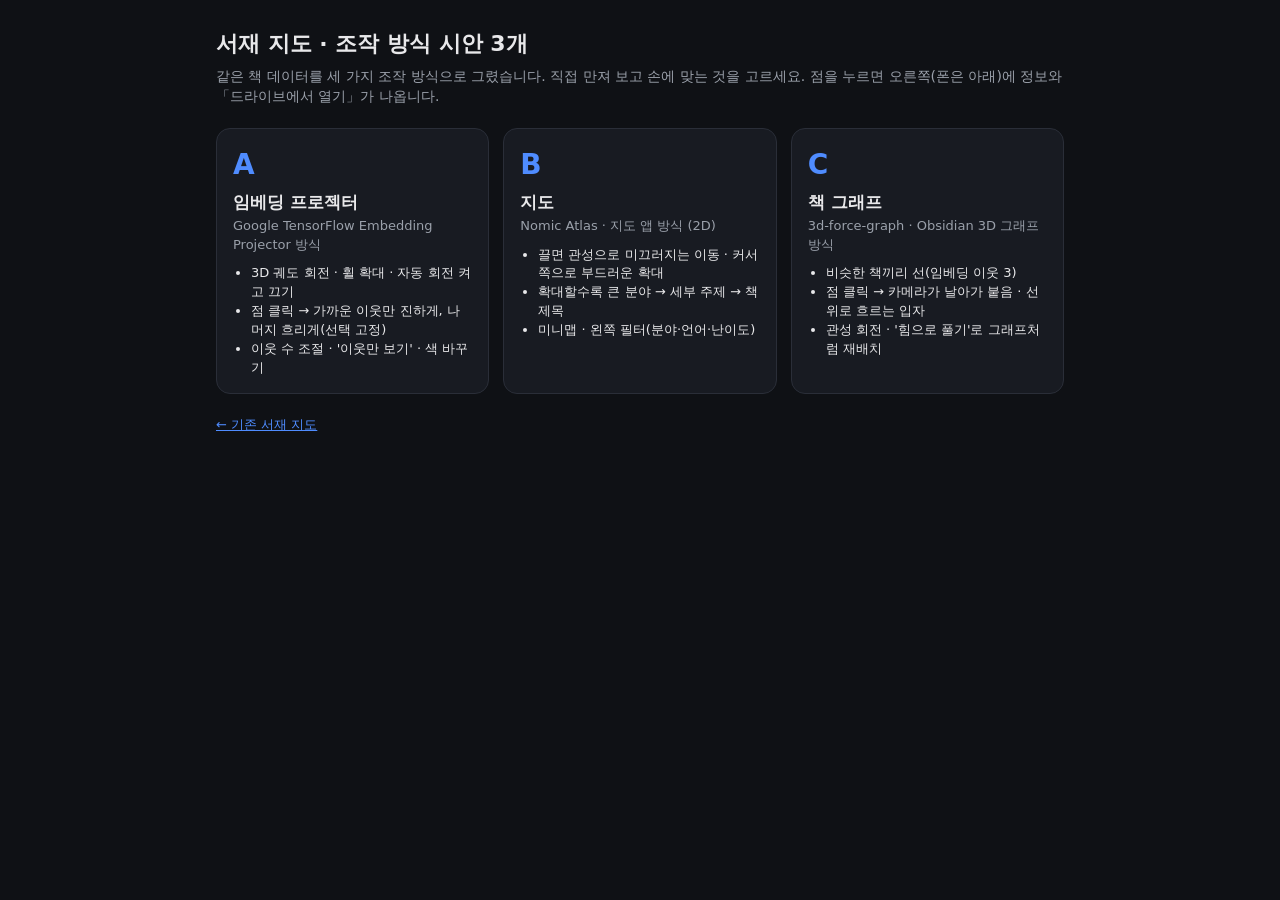
<file: proto/index.html>
<!doctype html>
<html lang="ko">
<head>
<meta charset="utf-8">
<meta name="viewport" content="width=device-width,initial-scale=1">
<title>서재 지도 시안</title>
<link rel="stylesheet" href="common.css">
<style>
  html,body{overflow:auto}
  main{max-width:880px;margin:0 auto;padding:28px 16px 48px}
  h1{font-size:22px;margin:0 0 6px}
  .sub{color:var(--mut);margin:0 0 22px}
  .cards{display:grid;gap:14px;grid-template-columns:repeat(auto-fit,minmax(250px,1fr))}
  .card{display:block;background:var(--card);border:1px solid var(--line);border-radius:14px;padding:16px;color:var(--fg);text-decoration:none}
  .card:hover{border-color:var(--acc)}
  .card b{font-size:28px;color:var(--acc)}
  .card h2{font-size:17px;margin:4px 0 2px}
  .card .from{color:var(--mut);font-size:13px;margin-bottom:10px}
  .card ul{margin:0;padding-left:18px;font-size:13px}
  .foot{color:var(--mut);font-size:13px;margin-top:22px}
</style>
</head>
<body>
<main>
  <h1>서재 지도 · 조작 방식 시안 3개</h1>
  <p class="sub">같은 책 데이터를 세 가지 조작 방식으로 그렸습니다. 직접 만져 보고 손에 맞는 것을 고르세요. 점을 누르면 오른쪽(폰은 아래)에 정보와 「드라이브에서 열기」가 나옵니다.</p>
  <div class="cards">
    <a class="card" href="a.html"><b>A</b><h2>임베딩 프로젝터</h2><div class="from">Google TensorFlow Embedding Projector 방식</div>
      <ul><li>3D 궤도 회전 · 휠 확대 · 자동 회전 켜고 끄기</li><li>점 클릭 → 가까운 이웃만 진하게, 나머지 흐리게(선택 고정)</li><li>이웃 수 조절 · '이웃만 보기' · 색 바꾸기</li></ul></a>
    <a class="card" href="b.html"><b>B</b><h2>지도</h2><div class="from">Nomic Atlas · 지도 앱 방식 (2D)</div>
      <ul><li>끌면 관성으로 미끄러지는 이동 · 커서 쪽으로 부드러운 확대</li><li>확대할수록 큰 분야 → 세부 주제 → 책 제목</li><li>미니맵 · 왼쪽 필터(분야·언어·난이도)</li></ul></a>
    <a class="card" href="c.html"><b>C</b><h2>책 그래프</h2><div class="from">3d-force-graph · Obsidian 3D 그래프 방식</div>
      <ul><li>비슷한 책끼리 선(임베딩 이웃 3)</li><li>점 클릭 → 카메라가 날아가 붙음 · 선 위로 흐르는 입자</li><li>관성 회전 · '힘으로 풀기'로 그래프처럼 재배치</li></ul></a>
  </div>
  <p class="foot"><a href="../">← 기존 서재 지도</a></p>
</main>
</body>
</html>
</file>
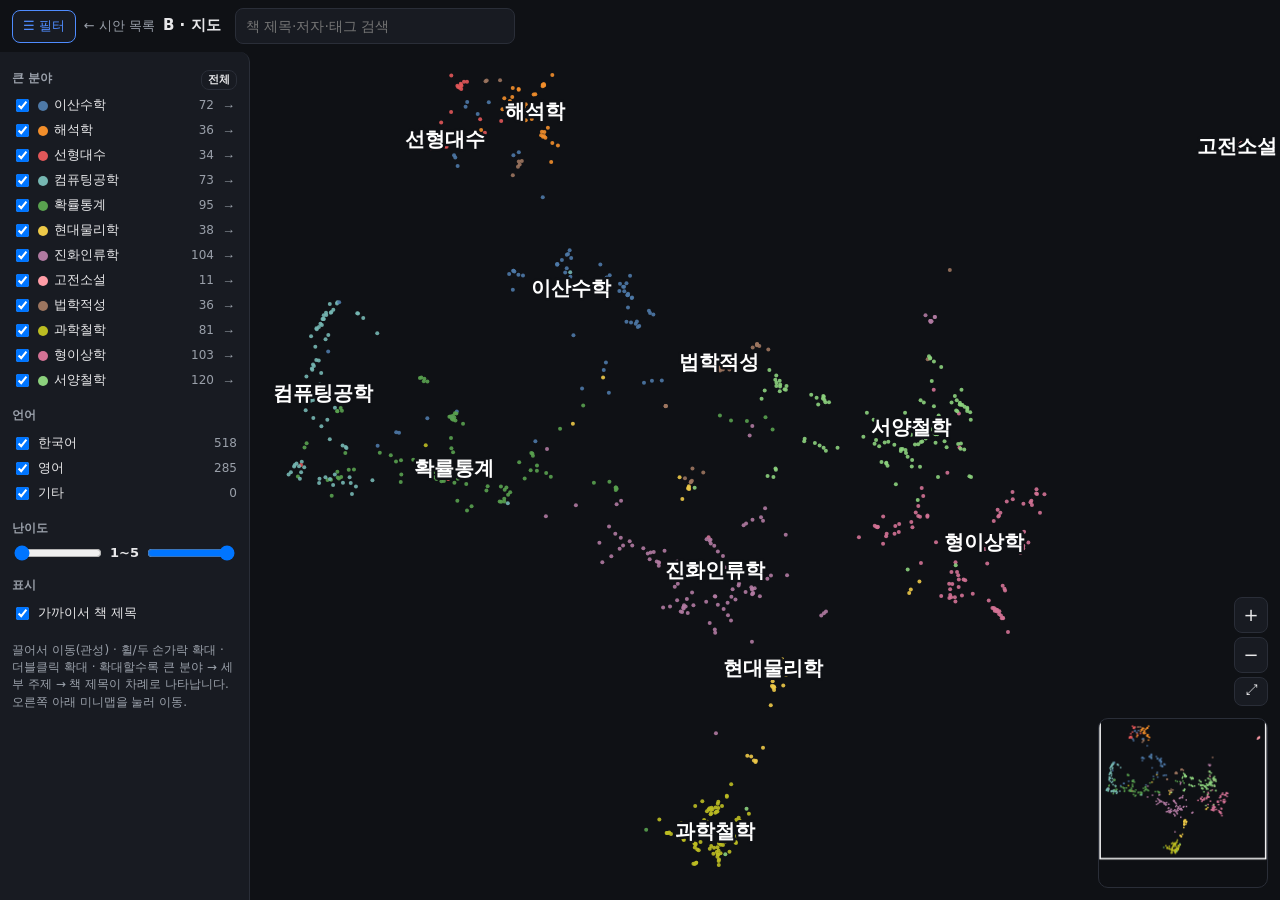
<file: proto/b.html>
<!doctype html>
<html lang="ko">
<head>
<meta charset="utf-8">
<meta name="viewport" content="width=device-width,initial-scale=1,maximum-scale=1">
<title>시안 B · 지도</title>
<link rel="stylesheet" href="common.css">
<style>
  #side{position:fixed;left:0;top:52px;bottom:0;width:250px;z-index:25;background:var(--card);border-right:1px solid var(--line);border-top-right-radius:10px;padding:4px 12px 12px;overflow:auto;transition:transform .2s}
  #side.closed{transform:translateX(-100%)}
  #side h3{font-size:12px;color:var(--mut);margin:14px 0 6px;font-weight:600}
  #side label{display:flex;align-items:center;gap:6px;padding:3px 0;font-size:13px;cursor:pointer}
  #side label i{width:10px;height:10px;border-radius:50%;flex:none}
  #side label span{flex:1;min-width:0;overflow:hidden;text-overflow:ellipsis;white-space:nowrap}
  #side label em{font-style:normal;color:var(--mut);font-size:12px}
  #side label .go{border:0;background:none;color:var(--mut);cursor:pointer;padding:0 2px;font-size:13px}
  #side label .go:hover{color:var(--acc)}
  #side .rng{display:flex;gap:6px;align-items:center;font-size:13px}
  #side .rng input{flex:1;min-width:0;width:0}
  #mini{position:fixed;right:12px;bottom:12px;z-index:15;width:170px;height:170px;border:1px solid var(--line);border-radius:10px;background:#0f1115e0;cursor:pointer;touch-action:none}
  body.panel-open #mini{right:calc(var(--panel-w) + 12px)}
  #zoomctl{position:fixed;right:12px;bottom:194px;z-index:15;display:flex;flex-direction:column;gap:4px}
  body.panel-open #zoomctl{right:calc(var(--panel-w) + 12px)}
  #zoomctl .btn{width:34px;padding:4px 0;font-size:18px}
  #stage.side-open{left:250px}
  .bar{padding-left:12px}
  @media (max-width:720px){#side{width:82vw;max-width:300px}#stage.side-open{left:0}#mini{width:110px;height:110px;bottom:12px;right:8px}#zoomctl{bottom:130px;right:8px}body.panel-open #mini,body.panel-open #zoomctl{display:none}}
</style>
</head>
<body>
<div id="stage"><canvas id="cv"></canvas></div>
<div class="bar" id="bar">
  <button class="btn on" id="sidebtn">☰ 필터</button>
  <a class="home" href="./">← 시안 목록</a>
  <h1>B · 지도</h1>
</div>
<aside id="side">
  <h3>큰 분야 <button class="btn" id="allk" style="padding:1px 6px;font-size:11px;float:right">전체</button></h3>
  <div id="klist"></div>
  <h3>언어</h3>
  <div id="llist"></div>
  <h3>난이도</h3>
  <div class="rng"><input type="range" id="dmin" min="1" max="5" value="1"><b id="dv">1~5</b><input type="range" id="dmax" min="1" max="5" value="5"></div>
  <h3>표시</h3>
  <label><input type="checkbox" id="showtitles" checked><span>가까이서 책 제목</span></label>
  <p style="color:var(--mut);font-size:12px;margin-top:16px">끌어서 이동(관성) · 휠/두 손가락 확대 · 더블클릭 확대 · 확대할수록 큰 분야 → 세부 주제 → 책 제목이 차례로 나타납니다. 오른쪽 아래 미니맵을 눌러 이동.</p>
</aside>
<div id="zoomctl"><button class="btn" id="zin">+</button><button class="btn" id="zout">−</button><button class="btn" id="zfit" style="font-size:13px">⤢</button></div>
<canvas id="mini"></canvas>
<script src="data.js"></script>
<script src="common.js"></script>
<script>
// Nomic Atlas·지도 앱을 따라 한 것: 2D 의미 지도를 '지도'처럼 끌고(관성) 휠·핀치로 커서 쪽 확대,
// 확대 단계마다 이름표가 바뀜(큰 분야 → 세부 주제 → 책 제목, 글자끼리 겹치면 덜 중요한 것을 숨김),
// 미니맵(현재 보이는 범위 사각형), 왼쪽 필터 사이드바(분야·언어·난이도, 걸러진 점은 흐리게).
const cv = document.getElementById("cv"), ctx = cv.getContext("2d");
const mini = document.getElementById("mini"), mctx = mini.getContext("2d");
const stage = document.getElementById("stage");
const n = P.length;
const X = P.map(p => p.u[0]), Y = P.map(p => p.u[1]);
let W = 0, H = 0, dpr = 1;
const cam = { x: 0, y: 0, s: 1 };   // 화면 가운데의 세계 좌표, 배율(px/단위)
const goal = { x: 0, y: 0, s: 1 };  // 부드러운 확대·날아가기의 목표
let vel = { x: 0, y: 0 };               // 관성(세계 좌표/프레임)
let fitS = 1;
// 데이터 범위(가운데·크기)에 맞춰 전체 보기
const BX = [Math.min(...X), Math.max(...X)], BY = [Math.min(...Y), Math.max(...Y)];
const MID = { x: (BX[0] + BX[1]) / 2, y: (BY[0] + BY[1]) / 2 };

// 군집 중심(이름표 자리): 군집 점들의 중앙값
const median = a => { const s = [...a].sort((p, q) => p - q); return s[s.length >> 1]; };
const centers = (key, count) => Array.from({ length: count }, (_, c) => {
  const idx = P.map((p, i) => p[key] === c ? i : -1).filter(i => i >= 0);
  return { x: median(idx.map(i => X[i])), y: median(idx.map(i => Y[i])), n: idx.length };
});
const C1 = centers("k1", D.coarse.length), C2 = centers("k2", D.fine.length);

// 필터
const on = { k: new Set(D.coarse.map((_, k) => k)), l: new Set([0, 1, 2]), dmin: 1, dmax: 5 };
const pass = i => on.k.has(P[i].k1) && on.l.has(P[i].l) && (!P[i].d || (P[i].d >= on.dmin && P[i].d <= on.dmax));
let visible = new Uint8Array(n).fill(1), matches = null, selected = -1, hover = -1;
function refilter() { for (let i = 0; i < n; i++) visible[i] = pass(i) ? 1 : 0; dirty = true; }

const klist = document.getElementById("klist");
klist.innerHTML = D.coarse.map((c, k) => `<label><input type="checkbox" data-k="${k}" checked><i style="background:${PALETTE[k % PALETTE.length]}"></i><span>${esc(c.name)}</span><em>${C1[k].n}</em><button class="go" data-go="${k}" title="이 분야로 이동">→</button></label>`).join("");
klist.addEventListener("change", e => { const k = +e.target.dataset.k; e.target.checked ? on.k.add(k) : on.k.delete(k); refilter(); });
klist.addEventListener("click", e => { const g = e.target.closest(".go"); if (g) { e.preventDefault(); flyCluster(+g.dataset.go); } });
document.getElementById("allk").addEventListener("click", () => {
  const all = on.k.size !== D.coarse.length;
  klist.querySelectorAll("input").forEach(x => { x.checked = all; all ? on.k.add(+x.dataset.k) : on.k.delete(+x.dataset.k); });
  refilter();
});
const llist = document.getElementById("llist");
llist.innerHTML = D.langs.map((l, k) => `<label><input type="checkbox" data-l="${k}" checked><span>${esc(l)}</span><em>${P.filter(p => p.l === k).length}</em></label>`).join("");
llist.addEventListener("change", e => { const k = +e.target.dataset.l; e.target.checked ? on.l.add(k) : on.l.delete(k); refilter(); });
const dmin = document.getElementById("dmin"), dmax = document.getElementById("dmax");
function drange() { on.dmin = Math.min(+dmin.value, +dmax.value); on.dmax = Math.max(+dmin.value, +dmax.value); document.getElementById("dv").textContent = `${on.dmin}~${on.dmax}`; refilter(); }
dmin.addEventListener("input", drange); dmax.addEventListener("input", drange);
document.getElementById("showtitles").addEventListener("change", () => dirty = true);

const side = document.getElementById("side"), sidebtn = document.getElementById("sidebtn");
function setSide(open) { side.classList.toggle("closed", !open); sidebtn.classList.toggle("on", open); stage.classList.toggle("side-open", open && innerWidth > 720); resize(); }
sidebtn.addEventListener("click", () => setSide(side.classList.contains("closed")));

const panel = makePanel({ onPick: i => select(i, true), onClose: () => select(-1) });
function select(i, fly = false) {
  selected = i;
  document.body.classList.toggle("panel-open", i >= 0 && innerWidth > 720);
  if (i >= 0) { panel.show(i); if (fly) { const s = Math.max(goal.s, fitS * 8); flyTo(X[i], Y[i] + (narrow() ? H * 0.26 / s : 0), s); } if (innerWidth <= 720) setSide(false); }
  else panel.hide();
  dirty = true;
}
makeSearch(document.getElementById("bar"), {
  onInput: hits => { matches = hits ? new Set(hits) : null; dirty = true; },
  onPick: i => select(i, true),
});

// 좌표 변환
const sx = x => (x - cam.x) * cam.s + W / 2, sy = y => (y - cam.y) * cam.s + H / 2;
const wx = px => (px - W / 2) / cam.s + cam.x, wy = py => (py - H / 2) / cam.s + cam.y;

function flyTo(x, y, s) { goal.x = x; goal.y = y; goal.s = Math.max(fitS * 0.6, Math.min(s, fitS * 80)); vel = { x: 0, y: 0 }; }
function flyCluster(k) { const c = C1[k]; flyTo(c.x, c.y, fitS * 3.2); }
function zoomAt(px, py, f) {
  const s = Math.max(fitS * 0.6, Math.min(goal.s * f, fitS * 80));
  // 커서 아래 세계 점이 그대로 커서 아래에 남게 목표 중심을 옮긴다
  const ax = wx(px), ay = wy(py);
  goal.x = ax - (px - W / 2) / s; goal.y = ay - (py - H / 2) / s; goal.s = s;
}
function fit() { flyTo(MID.x, MID.y, fitS); }

function resize() {
  const r = stage.getBoundingClientRect();
  dpr = Math.min(devicePixelRatio, 2); W = r.width; H = r.height;
  cv.width = W * dpr; cv.height = H * dpr; cv.style.width = W + "px"; cv.style.height = H + "px";
  const first = fitS === 1 && cam.s === 1;
  fitS = Math.min((W - 40) / (BX[1] - BX[0]), (H - 110) / (BY[1] - BY[0]));
  if (first) { cam.s = goal.s = fitS; cam.x = goal.x = MID.x; cam.y = goal.y = MID.y - 20 / fitS; }
  const m = mini.getBoundingClientRect();
  mini.width = m.width * dpr; mini.height = m.height * dpr;
  dirty = true;
}
addEventListener("resize", resize);

// 끌기·관성·핀치(포인터 이벤트 하나로 마우스·터치 모두)
const ptrs = new Map();
let drag = null, pinch = null, moved = 0, lastTap = 0;
cv.addEventListener("pointerdown", e => {
  cv.setPointerCapture(e.pointerId);
  ptrs.set(e.pointerId, { x: e.clientX, y: e.clientY });
  vel = { x: 0, y: 0 };
  goal.x = cam.x; goal.y = cam.y;
  if (ptrs.size === 1) { drag = { x: e.clientX, y: e.clientY, t: performance.now() }; moved = 0; }
  if (ptrs.size === 2) {
    const [a, b] = [...ptrs.values()];
    pinch = { d: Math.hypot(a.x - b.x, a.y - b.y), s: goal.s }; drag = null;
  }
});
cv.addEventListener("pointermove", e => {
  const r = cv.getBoundingClientRect(), px = e.clientX - r.left, py = e.clientY - r.top;
  if (!ptrs.has(e.pointerId)) {
    if (e.pointerType === "mouse") { const i = nearest(px, py, 10); if (i !== hover) { hover = i; dirty = true; } i >= 0 ? showTip(e.clientX, e.clientY, P[i].t) : hideTip(); cv.style.cursor = i >= 0 ? "pointer" : "grab"; }
    return;
  }
  ptrs.set(e.pointerId, { x: e.clientX, y: e.clientY });
  if (pinch && ptrs.size === 2) {
    const [a, b] = [...ptrs.values()];
    const mx = (a.x + b.x) / 2 - r.left, my = (a.y + b.y) / 2 - r.top;
    const f = Math.hypot(a.x - b.x, a.y - b.y) / pinch.d;
    goal.s = cam.s; zoomAt(mx, my, pinch.s * f / cam.s); cam.s = goal.s; cam.x = goal.x; cam.y = goal.y; moved = 99; dirty = true;
  } else if (drag) {
    const dx = e.clientX - drag.x, dy = e.clientY - drag.y, now = performance.now();
    moved += Math.abs(dx) + Math.abs(dy);
    cam.x -= dx / cam.s; cam.y -= dy / cam.s; goal.x = cam.x; goal.y = cam.y;
    const dt = Math.max(now - drag.t, 1);
    vel = { x: 0.8 * (-dx / cam.s) * (16 / dt) + 0.2 * vel.x, y: 0.8 * (-dy / cam.s) * (16 / dt) + 0.2 * vel.y };
    drag = { x: e.clientX, y: e.clientY, t: now }; hideTip(); dirty = true;
  }
});
function up(e) {
  ptrs.delete(e.pointerId);
  if (ptrs.size < 2) pinch = null;
  if (drag && performance.now() - drag.t > 80) vel = { x: 0, y: 0 };  // 멈췄다 놓으면 관성 없음
  if (e.type === "pointerup" && moved < 6 && ptrs.size === 0) {
    const r = cv.getBoundingClientRect(), px = e.clientX - r.left, py = e.clientY - r.top;
    const now = performance.now();
    if (now - lastTap < 300) { zoomAt(px, py, 2.2); lastTap = 0; return; }  // 더블 클릭·탭 = 확대
    lastTap = now;
    select(nearest(px, py, isTouch ? 22 : 10));
  }
  if (ptrs.size === 0) drag = null;
}
cv.addEventListener("pointerup", up); cv.addEventListener("pointercancel", up);
cv.addEventListener("pointerleave", () => { hideTip(); if (hover >= 0) { hover = -1; dirty = true; } });
cv.addEventListener("wheel", e => {
  e.preventDefault();
  const r = cv.getBoundingClientRect();
  zoomAt(e.clientX - r.left, e.clientY - r.top, Math.exp(-e.deltaY * (e.ctrlKey ? 0.01 : 0.0022)));
}, { passive: false });
document.getElementById("zin").onclick = () => zoomAt(W / 2, H / 2, 1.8);
document.getElementById("zout").onclick = () => zoomAt(W / 2, H / 2, 1 / 1.8);
document.getElementById("zfit").onclick = fit;
addEventListener("keydown", e => { if (e.target.tagName === "INPUT") return; if (e.key === "+" || e.key === "=") zoomAt(W / 2, H / 2, 1.5); if (e.key === "-") zoomAt(W / 2, H / 2, 1 / 1.5); if (e.key === "0") fit(); });

function nearest(px, py, maxd) {
  let best = -1, bd = maxd * maxd;
  for (let i = 0; i < n; i++) {
    if (!visible[i]) continue;
    const dx = sx(X[i]) - px, dy = sy(Y[i]) - py, d = dx * dx + dy * dy;
    if (d < bd) { bd = d; best = i; }
  }
  return best;
}

// 미니맵: 눌러서/끌어서 이동
function miniMove(e) {
  const r = mini.getBoundingClientRect(), pad = 8;
  const sc = (Math.min(r.width, r.height) - pad * 2) / 1000;
  goal.x = (e.clientX - r.left - pad) / sc; goal.y = (e.clientY - r.top - pad) / sc; vel = { x: 0, y: 0 };
}
mini.addEventListener("pointerdown", e => { mini.setPointerCapture(e.pointerId); miniMove(e); });
mini.addEventListener("pointermove", e => { if (mini.hasPointerCapture(e.pointerId)) miniMove(e); });

// 그리기
let dirty = true;
const fade = (z, a, b) => Math.max(0, Math.min(1, (z - a) / (b - a)));
function label(text, x, y, size, weight, color, alpha, boxes, pad = 4) {
  if (alpha <= 0.02) return false;
  ctx.font = `${weight} ${size}px system-ui,"Apple SD Gothic Neo","Noto Sans KR",sans-serif`;
  const w = ctx.measureText(text).width, h = size;
  const b = { x0: x - w / 2 - pad, y0: y - h / 2 - pad, x1: x + w / 2 + pad, y1: y + h / 2 + pad };
  if (b.x1 < 0 || b.x0 > W || b.y1 < 0 || b.y0 > H) return false;
  for (const o of boxes) if (b.x0 < o.x1 && b.x1 > o.x0 && b.y0 < o.y1 && b.y1 > o.y0) return false;
  boxes.push(b);
  ctx.globalAlpha = alpha;
  ctx.lineWidth = Math.max(3, size / 4); ctx.strokeStyle = "#0f1115"; ctx.lineJoin = "round";
  ctx.textAlign = "center"; ctx.textBaseline = "middle";
  ctx.strokeText(text, x, y); ctx.fillStyle = color; ctx.fillText(text, x, y);
  ctx.globalAlpha = 1;
  return true;
}
function draw() {
  ctx.setTransform(dpr, 0, 0, dpr, 0, 0);
  ctx.fillStyle = "#0f1115"; ctx.fillRect(0, 0, W, H);
  const z = cam.s / fitS;              // 1 = 전체 보기
  const r = Math.max(1.6, Math.min(2 + Math.log2(z) * 1.3, 7));
  const nb = selected >= 0 ? new Set(P[selected].nn.slice(0, 10)) : null;
  // 점(흐린 것 먼저)
  for (let pass = 0; pass < 2; pass++) {
    for (let i = 0; i < n; i++) {
      const lit = visible[i] && (!matches || matches.has(i));
      if ((pass === 0) === !!lit) continue;
      const x = sx(X[i]), y = sy(Y[i]);
      if (x < -10 || x > W + 10 || y < -10 || y > H + 10) continue;
      ctx.fillStyle = lit ? colorOf(i) : "#3a3f4a";
      ctx.globalAlpha = lit ? (selected >= 0 && i !== selected && !nb.has(i) ? 0.55 : 0.9) : 0.35;
      ctx.beginPath(); ctx.arc(x, y, i === hover ? r * 1.7 : r, 0, 7); ctx.fill();
    }
  }
  ctx.globalAlpha = 1;
  if (selected >= 0) {
    ctx.strokeStyle = "#ffffff80"; ctx.lineWidth = 1;
    for (const j of nb) { ctx.beginPath(); ctx.moveTo(sx(X[selected]), sy(Y[selected])); ctx.lineTo(sx(X[j]), sy(Y[j])); ctx.stroke(); }
    ctx.strokeStyle = "#fff"; ctx.lineWidth = 2.5;
    ctx.beginPath(); ctx.arc(sx(X[selected]), sy(Y[selected]), r + 5, 0, 7); ctx.stroke();
  }
  // 이름표(계층): 큰 분야는 멀리서, 세부 주제는 중간, 책 제목은 가까이
  const boxes = [];
  if (selected >= 0) label(P[selected].t, sx(X[selected]), sy(Y[selected]) - r - 14, 14, 700, "#fff", 1, boxes);
  if (hover >= 0) label(P[hover].t, sx(X[hover]), sy(Y[hover]) - r - 12, 13, 600, "#fff", 1, boxes);
  const a1 = 1 - fade(z, 2.2, 3.4), a2 = fade(z, 1.6, 2.4) * (1 - fade(z, 9, 13)), a3 = fade(z, 5, 7);
  if (a1 > 0) [...C1.keys()].sort((p, q) => C1[q].n - C1[p].n).forEach(k => on.k.has(k) && label(D.coarse[k].name, sx(C1[k].x), sy(C1[k].y), 20, 800, "#fff", a1, boxes, 6));
  if (a2 > 0) [...C2.keys()].sort((p, q) => C2[q].n - C2[p].n).forEach(f => on.k.has(D.fine[f].parent) && label(D.fine[f].name, sx(C2[f].x), sy(C2[f].y), 14, 700, PALETTE[D.fine[f].parent % PALETTE.length], a2, boxes, 5));
  if (a3 > 0 && document.getElementById("showtitles").checked) {
    // 화면 가운데 가까운 책부터 자리를 차지한다
    const idx = [];
    for (let i = 0; i < n; i++) { if (!visible[i]) continue; const x = sx(X[i]), y = sy(Y[i]); if (x > 0 && x < W && y > 0 && y < H) idx.push([i, (x - W / 2) ** 2 + (y - H / 2) ** 2]); }
    idx.sort((p, q) => p[1] - q[1]);
    for (const [i] of idx.slice(0, 400)) { const t = P[i].t.length > 22 ? P[i].t.slice(0, 21) + "…" : P[i].t; label(t, sx(X[i]), sy(Y[i]) - r - 8, 11.5, 500, "#d8dbe2", a3, boxes, 2); }
  }
  drawMini();
}
function drawMini() {
  const w = mini.width / dpr, h = mini.height / dpr, pad = 8, sc = (Math.min(w, h) - pad * 2) / 1000;
  mctx.setTransform(dpr, 0, 0, dpr, 0, 0);
  mctx.clearRect(0, 0, w, h);
  for (let i = 0; i < n; i++) { mctx.fillStyle = visible[i] ? colorOf(i) : "#3a3f4a"; mctx.fillRect(pad + X[i] * sc - 0.75, pad + Y[i] * sc - 0.75, 1.5, 1.5); }
  const x0 = wx(0), y0 = wy(0), x1 = wx(W), y1 = wy(H);
  mctx.strokeStyle = "#fff"; mctx.lineWidth = 1.5;
  mctx.strokeRect(pad + x0 * sc, pad + y0 * sc, (x1 - x0) * sc, (y1 - y0) * sc);
}
function frame() {
  const dragging = ptrs.size > 0;
  if (!dragging && (Math.abs(vel.x) + Math.abs(vel.y)) * cam.s > 0.05) {  // 관성: 놓은 뒤 미끄러지다 멈춘다
    cam.x += vel.x; cam.y += vel.y; goal.x = cam.x; goal.y = cam.y; vel.x *= 0.92; vel.y *= 0.92; dirty = true;
  } else if (!dragging) {
    const k = 0.18;
    if (Math.abs(goal.s / cam.s - 1) > 0.001 || Math.abs(goal.x - cam.x) * cam.s > 0.3 || Math.abs(goal.y - cam.y) * cam.s > 0.3) {
      cam.s *= Math.pow(goal.s / cam.s, k); cam.x += (goal.x - cam.x) * k; cam.y += (goal.y - cam.y) * k; dirty = true;
    }
  }
  if (dirty) { dirty = false; draw(); }
  requestAnimationFrame(frame);
}
setSide(innerWidth > 720);
requestAnimationFrame(frame);
</script>
</body>
</html>
</file>
<file: proto/common.css>
:root{--bg:#0f1115;--fg:#e8e8ea;--mut:#9aa0aa;--card:#181b22;--line:#2a2e38;--acc:#4f8cff;--panel-w:360px}
body.light{--bg:#ffffff;--fg:#1d1f24;--mut:#626873;--card:#f6f7f9;--line:#e1e4ea;--acc:#e8710a}
*{box-sizing:border-box}
html,body{margin:0;height:100%;overflow:hidden;background:var(--bg);color:var(--fg);font:14px/1.45 system-ui,-apple-system,"Apple SD Gothic Neo","Noto Sans KR",sans-serif;-webkit-text-size-adjust:100%}
a{color:var(--acc)}
#stage{position:fixed;inset:0;touch-action:none}
#stage canvas{display:block}
.bar{position:fixed;top:0;left:0;right:0;display:flex;gap:8px;align-items:center;padding:8px 12px;z-index:20;pointer-events:none}
.bar>*{pointer-events:auto}
.bar .home{color:var(--mut);text-decoration:none;font-size:13px;white-space:nowrap}
.bar h1{font-size:15px;margin:0 6px 0 0;white-space:nowrap}
.btn{background:var(--card);color:var(--fg);border:1px solid var(--line);border-radius:8px;padding:6px 10px;font:inherit;font-size:13px;cursor:pointer;white-space:nowrap}
.btn.on{border-color:var(--acc);color:var(--acc)}
.search{position:relative;flex:0 1 280px;min-width:120px}
.search input{width:100%;background:var(--card);color:var(--fg);border:1px solid var(--line);border-radius:8px;padding:7px 10px;font:inherit;font-size:14px}
.search ul{position:absolute;top:100%;left:0;right:0;margin:4px 0 0;padding:4px;list-style:none;background:var(--card);border:1px solid var(--line);border-radius:8px;max-height:50vh;overflow:auto;display:none;box-shadow:0 8px 24px #0006}
.search ul.open{display:block}
.search li{padding:6px 8px;border-radius:6px;cursor:pointer}
.search li:hover,.search li.hi{background:var(--line)}
.search li small{color:var(--mut);display:block}
#tip{position:fixed;z-index:40;pointer-events:none;background:#000d;color:#fff;padding:4px 8px;border-radius:6px;font-size:13px;max-width:320px;display:none;white-space:nowrap;overflow:hidden;text-overflow:ellipsis}
#panel{position:fixed;top:0;right:0;bottom:0;width:var(--panel-w);background:var(--card);border-left:1px solid var(--line);z-index:30;overflow:auto;padding:14px 16px 24px;transform:translateX(100%);transition:transform .2s}
#panel.open{transform:none}
#panel .x{position:absolute;top:10px;right:10px;border:0;background:none;color:var(--mut);font-size:22px;cursor:pointer;line-height:1}
#panel .drive{display:block;text-align:center;background:var(--acc);color:#fff;text-decoration:none;font-weight:600;padding:11px;border-radius:10px;margin:22px 0 14px}
#panel h2{font-size:18px;margin:0 0 4px;line-height:1.3}
#panel .au{color:var(--mut);margin-bottom:8px}
#panel .chips{display:flex;flex-wrap:wrap;gap:4px;margin:6px 0}
#panel .chip{font-size:12px;padding:2px 8px;border-radius:999px;background:var(--line)}
#panel .chip.k{color:#fff}
#panel p{margin:8px 0}
#panel h3{font-size:13px;color:var(--mut);margin:16px 0 6px;font-weight:600}
#panel .score{display:grid;grid-template-columns:64px 1fr 22px;gap:6px;align-items:center;font-size:12px;margin:3px 0}
#panel .score i{display:block;height:6px;background:var(--line);border-radius:3px;overflow:hidden}
#panel .score i b{display:block;height:100%;background:var(--acc)}
#panel ul{margin:0;padding:0;list-style:none}
#panel li{padding:4px 0;border-bottom:1px solid var(--line);font-size:13px}
#panel li.nb{cursor:pointer;display:flex;gap:8px;align-items:center}
#panel li.nb:hover{color:var(--acc)}
#panel li.nb span{flex:1;min-width:0;overflow:hidden;text-overflow:ellipsis;white-space:nowrap}
#panel li.nb em{font-style:normal;color:var(--mut);font-size:12px}
#panel li.nb .dot{width:8px;height:8px;border-radius:50%;flex:none}
.legend{position:fixed;left:12px;bottom:12px;z-index:15;font-size:12px;color:var(--mut);background:color-mix(in srgb,var(--card) 85%,transparent);border:1px solid var(--line);border-radius:8px;padding:6px 8px;max-width:min(60vw,420px)}
@media (max-width:720px){
  #panel{top:auto;left:0;width:auto;height:52vh;border-left:0;border-top:1px solid var(--line);border-radius:14px 14px 0 0;transform:translateY(100%)}
  .bar{flex-wrap:wrap}
  .bar h1{display:none}
  .search{flex:1 1 100%;order:9}
  .legend{display:none}
}
</file>
